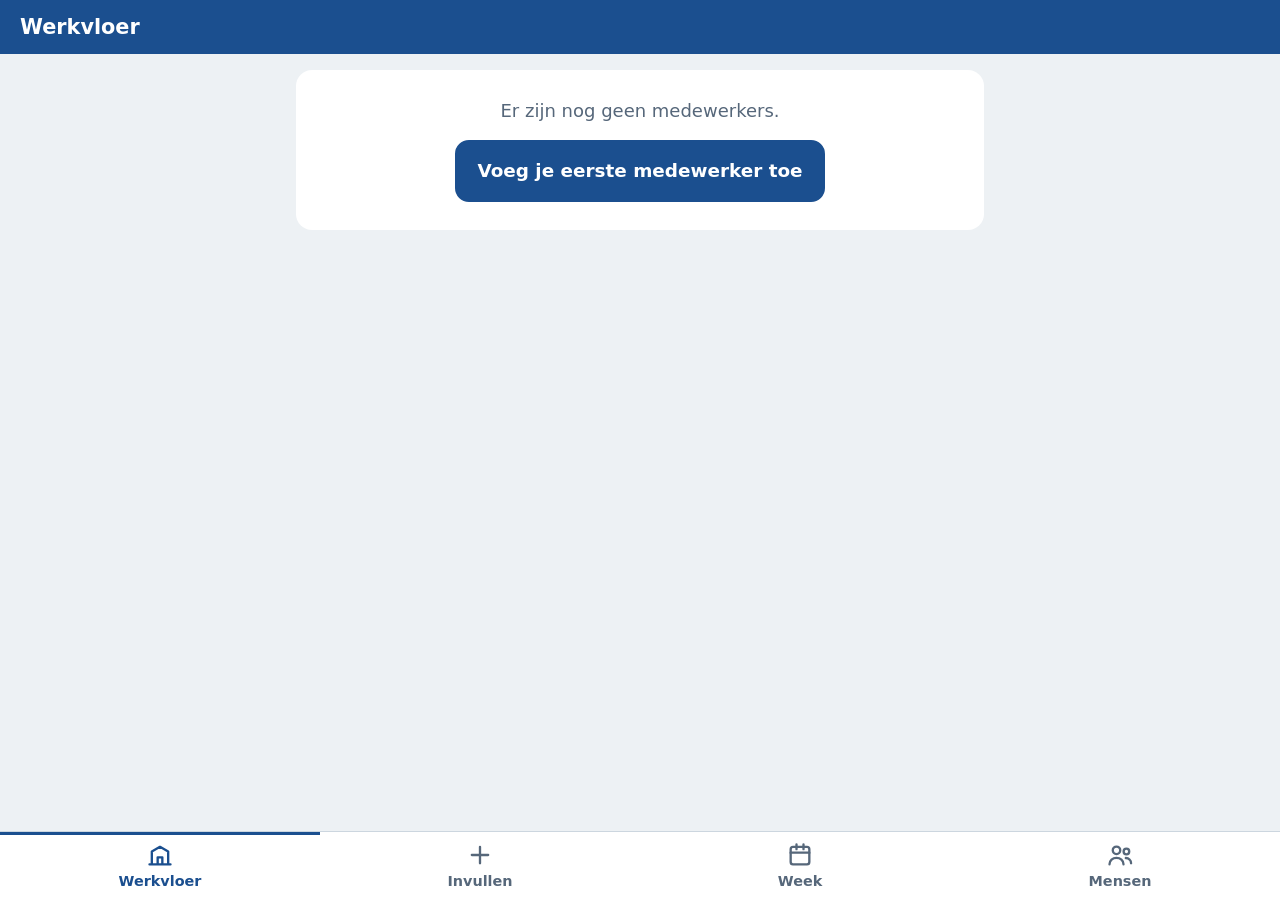
<file: index.html>
<!doctype html>
<html lang="nl">
<head>
  <meta charset="utf-8">
  <meta name="viewport" content="width=device-width, initial-scale=1, viewport-fit=cover">
  <title>Uren</title>
  <meta name="description" content="Werkuren van je mensen bijhouden.">
  <meta name="theme-color" content="#1B4F8F">
  <link rel="manifest" href="manifest.webmanifest">
  <link rel="icon" href="icons/icon.svg" type="image/svg+xml">
  <link rel="apple-touch-icon" href="icons/apple-touch-icon.png">
  <meta name="apple-mobile-web-app-capable" content="yes">
  <meta name="mobile-web-app-capable" content="yes">
  <meta name="apple-mobile-web-app-title" content="Uren">
  <meta name="apple-mobile-web-app-status-bar-style" content="black-translucent">
  <link rel="stylesheet" href="css/app.css">
</head>
<body>
  <header class="balk">
    <h1 id="titel">Uren invullen</h1>
  </header>

  <div id="banner" class="banner" hidden></div>

  <main id="scherm" class="scherm"></main>

  <div id="toast" class="toast" role="status" aria-live="polite" hidden></div>

  <nav class="tabs" aria-label="Hoofdmenu">
    <button class="tab" data-tab="werkvloer">
      <svg viewBox="0 0 24 24" aria-hidden="true"><path d="M3 20h18M5 20V9l7-4 7 4v11M10 20v-6h4v6"/></svg>
      <span>Werkvloer</span>
    </button>
    <button class="tab" data-tab="invullen">
      <svg viewBox="0 0 24 24" aria-hidden="true"><path d="M12 5v14M5 12h14"/></svg>
      <span>Invullen</span>
    </button>
    <button class="tab" data-tab="week">
      <svg viewBox="0 0 24 24" aria-hidden="true"><rect x="4" y="5" width="16" height="15" rx="2"/><path d="M4 10h16M9 3v4M15 3v4"/></svg>
      <span>Week</span>
    </button>
    <button class="tab" data-tab="mensen">
      <svg viewBox="0 0 24 24" aria-hidden="true"><circle cx="9" cy="8" r="3.2"/><path d="M3 20c0-3.3 2.7-5.5 6-5.5s6 2.2 6 5.5"/><circle cx="17.5" cy="9" r="2.4"/><path d="M17 14.6c2.5.2 4.5 1.9 4.5 4.4"/></svg>
      <span>Mensen</span>
    </button>
  </nav>

  <dialog id="dlg" class="dlg"></dialog>

  <noscript><p style="padding:24px">Deze app heeft JavaScript nodig.</p></noscript>
  <script src="js/logic.js"></script>
  <script src="js/scene-model.js"></script>
  <script src="js/scene.js"></script>
  <script src="js/app.js"></script>
</body>
</html>
</file>
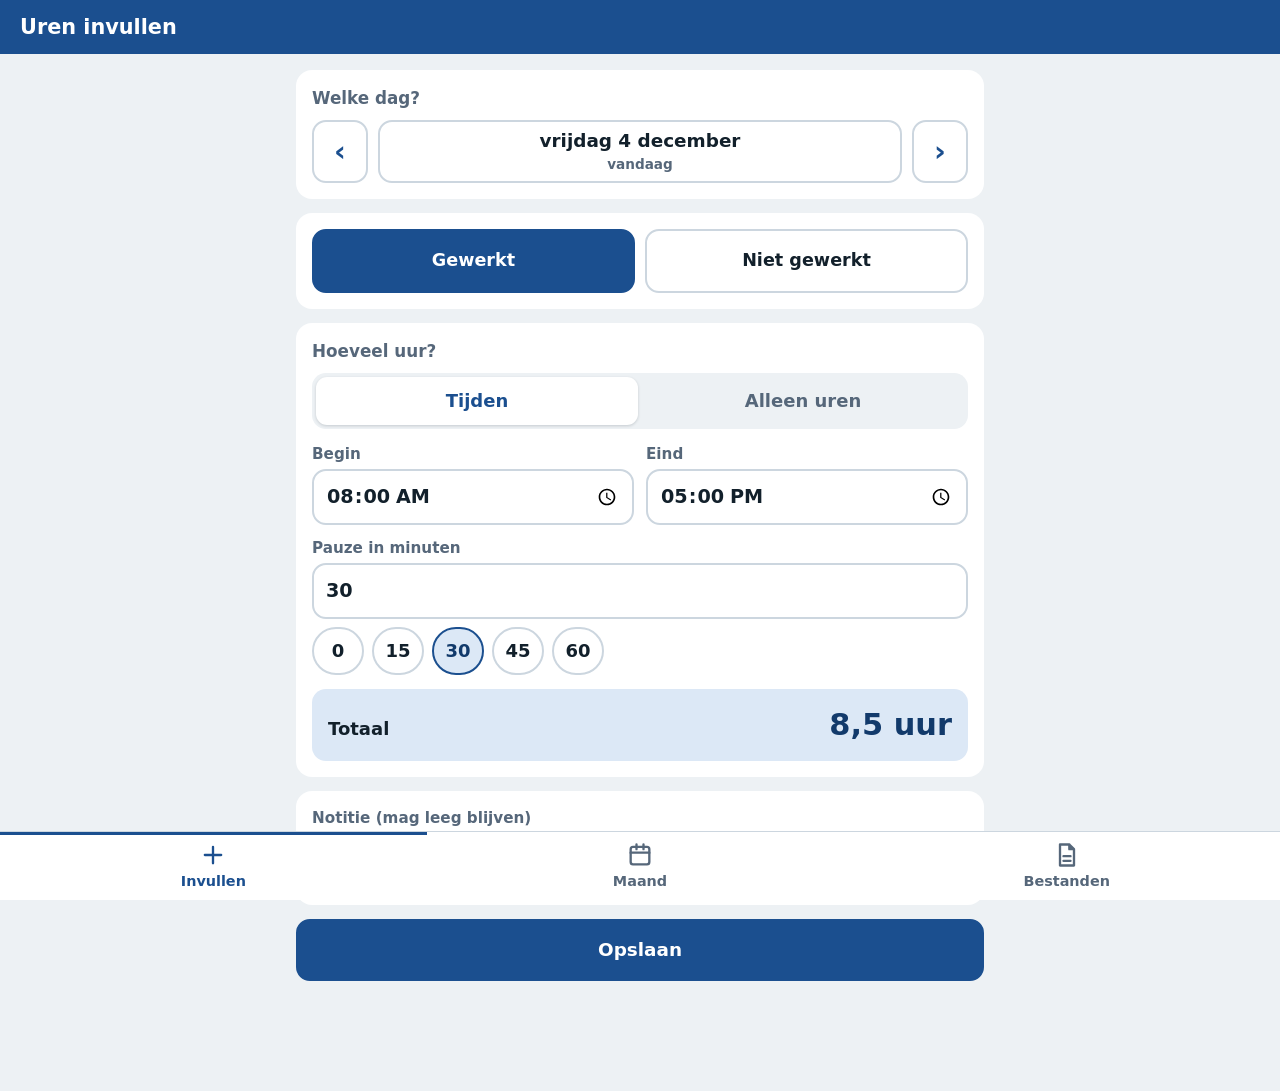
<file: single-hours-check/index.html>
<!doctype html>
<html lang="nl">
<head>
  <meta charset="utf-8">
  <meta name="viewport" content="width=device-width, initial-scale=1, viewport-fit=cover">
  <title>Mijn uren</title>
  <meta name="description" content="Mijn eigen werkuren bijhouden.">
  <meta name="theme-color" content="#1B4F8F">
  <link rel="manifest" href="manifest.webmanifest">
  <link rel="icon" href="icons/icon.svg" type="image/svg+xml">
  <link rel="apple-touch-icon" href="icons/apple-touch-icon.png">
  <meta name="apple-mobile-web-app-capable" content="yes">
  <meta name="mobile-web-app-capable" content="yes">
  <meta name="apple-mobile-web-app-title" content="Mijn uren">
  <meta name="apple-mobile-web-app-status-bar-style" content="black-translucent">
  <link rel="stylesheet" href="css/app.css">
</head>
<body>
  <header class="balk">
    <h1 id="titel">Uren invullen</h1>
  </header>

  <div id="banner" class="banner" hidden></div>

  <main id="scherm" class="scherm"></main>

  <div id="toast" class="toast" role="status" aria-live="polite" hidden></div>

  <nav class="tabs" aria-label="Hoofdmenu">
    <button class="tab" data-tab="invullen">
      <svg viewBox="0 0 24 24" aria-hidden="true"><path d="M12 5v14M5 12h14"/></svg>
      <span>Invullen</span>
    </button>
    <button class="tab" data-tab="maand">
      <svg viewBox="0 0 24 24" aria-hidden="true"><rect x="4" y="5" width="16" height="15" rx="2"/><path d="M4 10h16M9 3v4M15 3v4"/></svg>
      <span>Maand</span>
    </button>
    <button class="tab" data-tab="bestanden">
      <svg viewBox="0 0 24 24" aria-hidden="true"><path d="M6 3h8l4 4v14H6zM14 3v4h4M9 13h6M9 17h6"/></svg>
      <span>Bestanden</span>
    </button>
  </nav>

  <dialog id="dlg" class="dlg"></dialog>

  <noscript><p style="padding:24px">Deze app heeft JavaScript nodig.</p></noscript>
  <script src="js/logic.js"></script>
  <script src="js/app.js"></script>
</body>
</html>
</file>
<file: css/app.css>
/* Uren: groot, rustig, duidelijk. Een lettertype (systeemfont). */
:root {
  --bg: #EDF1F4;
  --kaart: #FFFFFF;
  --inkt: #12202B;
  --zacht: #56677A;
  --lijn: #CCD6DF;
  --blauw: #1B4F8F;
  --blauw-donker: #123A6B;
  --blauw-licht: #DCE8F6;
  --geel: #F2B705;
  --groen: #1E7A46;
  --groen-licht: #DDF1E5;
  --rood: #B3261E;
  --rood-licht: #F9E1DE;
  --tabhoogte: 68px;
}

* { box-sizing: border-box; -webkit-tap-highlight-color: transparent; }
html { -webkit-text-size-adjust: 100%; }
body {
  margin: 0;
  background: var(--bg);
  color: var(--inkt);
  font: 18px/1.45 system-ui, -apple-system, "Segoe UI", Roboto, sans-serif;
  overscroll-behavior: none;
  -webkit-user-select: none;
  user-select: none;
}
input, textarea { -webkit-user-select: text; user-select: text; }
button { font: inherit; color: inherit; }
h1, h2, h3, p { margin: 0; }
[hidden] { display: none !important; }

/* ---------- app frame ---------- */
.balk {
  position: sticky; top: 0; z-index: 10;
  background: var(--blauw);
  color: #fff;
  padding: calc(env(safe-area-inset-top) + 12px) 20px 12px;
}
.balk h1 { font-size: 1.3rem; font-weight: 700; }

.scherm {
  max-width: 720px;
  margin: 0 auto;
  padding: 16px 16px calc(var(--tabhoogte) + env(safe-area-inset-bottom) + 28px);
}
.scherm.breed { max-width: 1040px; }

.tabs {
  position: fixed; left: 0; right: 0; bottom: 0; z-index: 10;
  display: flex;
  background: var(--kaart);
  border-top: 1px solid var(--lijn);
  padding-bottom: env(safe-area-inset-bottom);
}
.tab {
  flex: 1; height: var(--tabhoogte);
  border: 0; background: none;
  display: flex; flex-direction: column; align-items: center; justify-content: center; gap: 2px;
  color: var(--zacht); font-size: .9rem; font-weight: 600;
  cursor: pointer;
}
.tab svg { width: 28px; height: 28px; fill: none; stroke: currentColor; stroke-width: 2; stroke-linecap: round; stroke-linejoin: round; }
.tab[aria-current="page"] { color: var(--blauw); box-shadow: inset 0 3px 0 var(--blauw); }
.tab:focus-visible, .knop:focus-visible, .naam:focus-visible, .pijl:focus-visible, .chip:focus-visible, .cel:focus-visible,
input:focus-visible { outline: 3px solid var(--geel); outline-offset: 2px; }

.banner {
  background: var(--geel); color: #2A2100;
  padding: 12px 16px; display: flex; gap: 12px; align-items: center; justify-content: space-between; flex-wrap: wrap;
  font-weight: 600;
}
.banner .knop { min-height: 44px; padding: 8px 16px; background: #2A2100; color: #fff; border-color: #2A2100; }

.toast {
  position: fixed; left: 16px; right: 16px; z-index: 20;
  bottom: calc(var(--tabhoogte) + env(safe-area-inset-bottom) + 14px);
  max-width: 560px; margin: 0 auto;
  background: var(--groen); color: #fff;
  padding: 16px 20px; border-radius: 14px;
  font-weight: 700; font-size: 1.1rem; text-align: center;
  animation: toast-in .2s ease-out;
}
.toast.fout { background: var(--rood); }
@keyframes toast-in { from { opacity: 0; transform: translateY(8px); } to { opacity: 1; transform: none; } }

/* ---------- building blocks ---------- */
.blok { background: var(--kaart); border-radius: 16px; padding: 16px; margin-bottom: 14px; }
.blok > h2 { font-size: 1.05rem; color: var(--zacht); font-weight: 700; margin-bottom: 10px; }
.blok.kaal { background: none; padding: 0; }

.knop {
  min-height: 52px; padding: 10px 20px;
  border: 2px solid var(--blauw); background: var(--kaart); color: var(--blauw);
  border-radius: 14px; font-weight: 700; cursor: pointer;
  display: inline-flex; align-items: center; justify-content: center; gap: 8px;
  text-align: center;
}
.knop.primair { background: var(--blauw); color: #fff; }
.knop.primair:active { background: var(--blauw-donker); }
.knop.gevaar { border-color: var(--rood); color: var(--rood); }
.knop.gevaar.primair { background: var(--rood); color: #fff; }
.knop.vol { width: 100%; }
.knop.groot { min-height: 62px; font-size: 1.15rem; }
.knop[disabled] { opacity: .45; }
.knop:active { transform: scale(.98); }

.rij { display: flex; gap: 10px; flex-wrap: wrap; }
.rij > .knop { flex: 1 1 auto; }

.leeg { text-align: center; padding: 28px 12px; }
.leeg p { color: var(--zacht); margin-bottom: 16px; }

/* ---------- werkvloer ---------- */
.vloerlabel {
  background: var(--kaart); border-radius: 14px; padding: 10px 16px; margin-bottom: 10px;
  display: flex; justify-content: space-between; align-items: baseline; font-weight: 600; color: var(--zacht);
}
.vloerlabel b { color: var(--blauw-donker); font-size: 1.2rem; }
.scene-slot { margin-bottom: 14px; border-radius: 16px; overflow: hidden; background: #E3EAEE; }
canvas.scene { display: block; width: 100%; height: min(70svh, 92vw); touch-action: manipulation; cursor: pointer; }
.waarschuwing { margin-top: 12px; padding: 12px 14px; border-radius: 12px; background: var(--geel); color: #2A2100; font-weight: 700; }
input[type="datetime-local"] {
  width: 100%; min-height: 56px; padding: 8px 12px;
  border: 2px solid var(--lijn); border-radius: 14px; background: var(--kaart);
  font: inherit; font-size: 1.1rem; font-weight: 600; color: var(--inkt);
}
input[type="datetime-local"]:focus { border-color: var(--blauw); outline: none; }

/* ---------- invullen ---------- */
.namen { display: grid; grid-template-columns: repeat(auto-fill, minmax(140px, 1fr)); gap: 10px; }
.naam {
  min-height: 60px; padding: 8px 12px;
  border: 2px solid var(--lijn); background: var(--kaart); border-radius: 14px;
  font-weight: 700; font-size: 1.1rem; cursor: pointer;
}
.naam[aria-pressed="true"] { background: var(--blauw); border-color: var(--blauw); color: #fff; }

.datumrij { display: flex; gap: 10px; align-items: stretch; }
.pijl {
  width: 56px; flex: none; border: 2px solid var(--lijn); background: var(--kaart); border-radius: 14px;
  font-size: 1.8rem; font-weight: 700; color: var(--blauw); cursor: pointer;
}
.datum {
  position: relative; flex: 1; min-height: 56px;
  border: 2px solid var(--lijn); border-radius: 14px; background: var(--kaart);
  display: flex; align-items: center; justify-content: center; text-align: center;
  font-weight: 700; font-size: 1.15rem; padding: 6px 10px;
}
.datum input { position: absolute; inset: 0; width: 100%; height: 100%; opacity: 0; cursor: pointer; font-size: 18px; }
.datum small { display: block; font-weight: 600; color: var(--zacht); font-size: .85rem; }

.wissel { display: grid; grid-template-columns: 1fr 1fr; background: var(--bg); border-radius: 14px; padding: 4px; gap: 4px; margin-bottom: 14px; }
.wissel button { min-height: 48px; border: 0; background: none; border-radius: 11px; font-weight: 700; color: var(--zacht); cursor: pointer; }
.wissel button[aria-pressed="true"] { background: var(--kaart); color: var(--blauw); box-shadow: 0 1px 3px rgba(18,32,43,.18); }

.velden { display: grid; grid-template-columns: 1fr 1fr; gap: 12px; }
.veld label, .veld .etiket { display: block; font-weight: 700; margin-bottom: 4px; color: var(--zacht); font-size: .95rem; }
.veld.vol { grid-column: 1 / -1; }
input[type="time"], input[type="text"], input[type="number"], input[type="month"] {
  width: 100%; min-height: 56px; padding: 8px 12px;
  border: 2px solid var(--lijn); border-radius: 14px; background: var(--kaart);
  font: inherit; font-size: 1.2rem; font-weight: 600; color: var(--inkt);
}
input[type="text"].dlg-input, input.notitie { font-weight: 500; }
input:focus { border-color: var(--blauw); outline: none; }
.chips { display: flex; gap: 8px; flex-wrap: wrap; margin-top: 8px; }
.chip {
  min-height: 48px; min-width: 52px; padding: 6px 10px;
  border: 2px solid var(--lijn); background: var(--kaart); border-radius: 24px; font-weight: 700; cursor: pointer;
}
.chip[aria-pressed="true"] { background: var(--blauw-licht); border-color: var(--blauw); color: var(--blauw-donker); }

.totaal {
  margin-top: 14px; padding: 14px 16px; border-radius: 14px; background: var(--blauw-licht);
  display: flex; justify-content: space-between; align-items: baseline; font-weight: 700;
}
.totaal strong { font-size: 1.9rem; color: var(--blauw-donker); }

.wijzig-balk { background: var(--geel); border-radius: 14px; padding: 12px 16px; margin-bottom: 14px; display: flex; justify-content: space-between; align-items: center; gap: 12px; font-weight: 700; }
.wijzig-balk .knop { min-height: 44px; padding: 6px 14px; background: #fff; }

.vandaag-lijst { list-style: none; margin: 0; padding: 0; }
.vandaag-lijst li { display: flex; justify-content: space-between; gap: 10px; padding: 12px 0; border-top: 1px solid var(--lijn); }
.vandaag-lijst li:first-child { border-top: 0; }
.vandaag-lijst .klein { color: var(--zacht); font-size: .9rem; }
.link { border: 0; background: none; color: var(--blauw); font-weight: 700; padding: 8px 4px; cursor: pointer; text-decoration: underline; }

/* ---------- week ---------- */
.weekbalk { display: flex; gap: 10px; align-items: stretch; margin-bottom: 14px; }
.weekbalk .pijl { width: 52px; min-height: 60px; }
.weektitel { flex: 1; text-align: center; background: var(--kaart); border-radius: 14px; padding: 8px 4px; display: flex; flex-direction: column; justify-content: center; font-weight: 700; font-size: 1rem; }
.weektitel small { color: var(--zacht); font-weight: 600; font-size: .85rem; }
.printtitel { display: none; }

.weektabel { width: 100%; border-collapse: separate; border-spacing: 0; background: var(--kaart); border-radius: 16px; overflow: hidden; display: none; }
.weektabel th, .weektabel td { padding: 4px; text-align: center; border-bottom: 1px solid var(--lijn); }
.weektabel thead th { background: var(--blauw); color: #fff; padding: 10px 4px; font-size: .95rem; }
.weektabel thead th small { display: block; font-weight: 500; opacity: .85; }
.weektabel thead th.vandaag { background: var(--geel); color: #2A2100; }
.weektabel tbody th { text-align: left; padding: 8px 14px; font-weight: 700; }
.weektabel td.tot { font-weight: 800; background: var(--bg); padding: 8px 12px; }
.weektabel tr.alles th, .weektabel tr.alles td { background: var(--blauw-licht); border-bottom: 0; font-weight: 800; padding: 12px 6px; }
.weektabel tr.alles th { padding-left: 14px; }
.cel { width: 100%; min-height: 54px; border: 0; background: none; border-radius: 10px; font-weight: 600; font-size: 1.05rem; cursor: pointer; }
.cel:hover { background: var(--blauw-licht); }
.cel.leegcel { color: #9AA8B6; font-weight: 400; }
.cel.meer::after { content: "+"; font-size: .7em; vertical-align: super; color: var(--zacht); }

.kaarten { display: grid; gap: 12px; }
.pers { background: var(--kaart); border-radius: 16px; padding: 14px; }
.pers-kop { display: flex; justify-content: space-between; align-items: baseline; margin-bottom: 10px; }
.pers-kop h3 { font-size: 1.15rem; }
.pers-kop strong { font-size: 1.5rem; color: var(--blauw-donker); }
.dagen { display: grid; grid-template-columns: repeat(7, 1fr); gap: 4px; }
.dag { border: 0; background: var(--bg); border-radius: 10px; padding: 6px 0 8px; text-align: center; cursor: pointer; min-height: 62px; }
.dag span { display: block; font-size: .8rem; color: var(--zacht); font-weight: 700; }
.dag b { display: block; font-size: 1.05rem; margin-top: 2px; }
.dag.leegcel b { color: #9AA8B6; font-weight: 400; }
.dag.vandaag { box-shadow: inset 0 0 0 2px var(--geel); }
.pers.alles { background: var(--blauw-licht); }
.pers.alles .dag { background: #fff; cursor: default; }

@media (min-width: 720px) {
  .weektabel { display: table; }
  .kaarten { display: none; }
}

/* ---------- mensen ---------- */
.mens { display: flex; align-items: center; gap: 10px; padding: 10px 0; border-top: 1px solid var(--lijn); }
.mens:first-of-type { border-top: 0; }
.mens .mens-naam { flex: 1; text-align: left; border: 0; background: none; font-weight: 700; font-size: 1.15rem; padding: 10px 0; cursor: pointer; }
.mens .mens-naam small { display: block; font-weight: 500; color: var(--zacht); font-size: .85rem; }
.mens.inactief .mens-naam { color: var(--zacht); }
.mens .knop { min-height: 48px; padding: 6px 14px; }
.uitleg { color: var(--zacht); font-size: .95rem; margin-bottom: 12px; }
.stappen { margin: 0 0 10px; padding-left: 22px; }
.stappen li { margin-bottom: 6px; }
.maandrij { display: flex; gap: 10px; align-items: stretch; margin-top: 10px; }
.maandrij input { flex: 1; }

/* ---------- dialogs ---------- */
.dlg {
  border: 0; border-radius: 20px; padding: 20px; width: min(92vw, 460px);
  background: var(--kaart); color: var(--inkt);
  max-height: 86vh; overflow: auto;
}
.dlg::backdrop { background: rgba(18, 32, 43, .55); }
.dlg h2 { font-size: 1.3rem; margin-bottom: 12px; }
.dlg-body { margin-bottom: 16px; }
.dlg-knoppen { display: grid; gap: 10px; }
.dlg-lijst { list-style: none; margin: 0 0 4px; padding: 0; }
.dlg-lijst li { padding: 12px 0; border-top: 1px solid var(--lijn); }
.dlg-lijst li:first-child { border-top: 0; }
.dlg-lijst .wat { font-weight: 700; font-size: 1.1rem; }
.dlg-lijst .klein { color: var(--zacht); font-size: .95rem; }
.dlg-lijst .rij { margin-top: 8px; }
.dlg-lijst .knop { min-height: 46px; padding: 6px 14px; }

@media (prefers-reduced-motion: reduce) {
  .toast { animation: none; }
  .knop:active { transform: none; }
}

/* ---------- afdrukken: weekoverzicht op A4 liggend ---------- */
@page { size: A4 landscape; margin: 12mm; }
@media print {
  body { background: #fff; font-size: 12pt; }
  .balk, .tabs, .banner, .toast, .weekbalk, .kaarten, .noprint, .dlg { display: none !important; }
  .scherm { padding: 0; max-width: none; }
  .printtitel { display: block; font-size: 18pt; font-weight: 700; margin-bottom: 8mm; }
  .weektabel { display: table !important; border: 1px solid #000; border-radius: 0; width: 100%; }
  .weektabel th, .weektabel td { border: 1px solid #777; padding: 6px; }
  .weektabel thead th, .weektabel thead th.vandaag { background: #ddd !important; color: #000; }
  .weektabel td.tot, .weektabel tr.alles th, .weektabel tr.alles td { background: #eee !important; }
  .cel { min-height: 0; font-size: 12pt; }
  .cel.meer::after { content: ""; }
}
</file>
<file: single-hours-check/css/app.css>
/* Mijn uren: groot, rustig, duidelijk. Een lettertype (systeemfont). */
:root {
  --bg: #EDF1F4; --kaart: #FFFFFF; --inkt: #12202B; --zacht: #56677A; --lijn: #CCD6DF;
  --blauw: #1B4F8F; --blauw-donker: #123A6B; --blauw-licht: #DCE8F6;
  --geel: #F2B705; --groen: #1E7A46; --rood: #B3261E;
  --c-gewerkt: #CFE0F5; --c-vrij: #DCE2E8; --c-feestdag: #C5CED7; --c-ziek: #F5CBC6; --c-vakantie: #F8E39A;
  --tabhoogte: 68px;
}
* { box-sizing: border-box; -webkit-tap-highlight-color: transparent; }
html { -webkit-text-size-adjust: 100%; }
body {
  margin: 0; background: var(--bg); color: var(--inkt);
  font: 18px/1.45 system-ui, -apple-system, "Segoe UI", Roboto, sans-serif;
  overscroll-behavior: none; -webkit-user-select: none; user-select: none;
}
input { -webkit-user-select: text; user-select: text; }
button { font: inherit; color: inherit; }
h1, h2, h3, p { margin: 0; }
[hidden] { display: none !important; }

.balk { position: sticky; top: 0; z-index: 10; background: var(--blauw); color: #fff; padding: calc(env(safe-area-inset-top) + 12px) 20px 12px; }
.balk h1 { font-size: 1.3rem; font-weight: 700; }
.scherm { max-width: 720px; margin: 0 auto; padding: 16px 16px calc(var(--tabhoogte) + env(safe-area-inset-bottom) + 28px); }

.tabs { position: fixed; left: 0; right: 0; bottom: 0; z-index: 10; display: flex; background: var(--kaart); border-top: 1px solid var(--lijn); padding-bottom: env(safe-area-inset-bottom); }
.tab { flex: 1; height: var(--tabhoogte); border: 0; background: none; display: flex; flex-direction: column; align-items: center; justify-content: center; gap: 2px; color: var(--zacht); font-size: .9rem; font-weight: 600; cursor: pointer; }
.tab svg { width: 28px; height: 28px; fill: none; stroke: currentColor; stroke-width: 2; stroke-linecap: round; stroke-linejoin: round; }
.tab[aria-current="page"] { color: var(--blauw); box-shadow: inset 0 3px 0 var(--blauw); }
.tab:focus-visible, .knop:focus-visible, .keuze:focus-visible, .pijl:focus-visible, .chip:focus-visible, .dag:focus-visible, input:focus-visible { outline: 3px solid var(--geel); outline-offset: 2px; }

.banner { background: var(--geel); color: #2A2100; padding: 12px 16px; display: flex; gap: 12px; align-items: center; justify-content: space-between; flex-wrap: wrap; font-weight: 600; }
.banner .knop { min-height: 48px; padding: 8px 16px; background: #2A2100; color: #fff; border-color: #2A2100; }

.toast { position: fixed; left: 16px; right: 16px; z-index: 20; bottom: calc(var(--tabhoogte) + env(safe-area-inset-bottom) + 14px); max-width: 560px; margin: 0 auto; background: var(--groen); color: #fff; padding: 16px 20px; border-radius: 14px; font-weight: 700; font-size: 1.1rem; text-align: center; animation: toast-in .2s ease-out; }
.toast.fout { background: var(--rood); }
@keyframes toast-in { from { opacity: 0; transform: translateY(8px); } to { opacity: 1; transform: none; } }

.blok { background: var(--kaart); border-radius: 16px; padding: 16px; margin-bottom: 14px; }
.blok > h2 { font-size: 1.05rem; color: var(--zacht); font-weight: 700; margin-bottom: 10px; }
.blok.kaal { background: none; padding: 0; }
.uitleg { color: var(--zacht); font-size: .95rem; }

.knop { min-height: 52px; padding: 10px 20px; border: 2px solid var(--blauw); background: var(--kaart); color: var(--blauw); border-radius: 14px; font-weight: 700; cursor: pointer; display: inline-flex; align-items: center; justify-content: center; gap: 8px; text-align: center; }
.knop.primair { background: var(--blauw); color: #fff; }
.knop.primair:active { background: var(--blauw-donker); }
.knop.gevaar { border-color: var(--rood); color: var(--rood); }
.knop.gevaar.primair { background: var(--rood); color: #fff; }
.knop.vol { width: 100%; }
.knop.groot { min-height: 62px; font-size: 1.15rem; }
.knop:active { transform: scale(.98); }
.rij { display: flex; gap: 10px; flex-wrap: wrap; }
.rij > .knop { flex: 1 1 auto; }

/* ---------- invullen ---------- */
.datumrij { display: flex; gap: 10px; align-items: stretch; }
.pijl { width: 56px; flex: none; min-height: 56px; border: 2px solid var(--lijn); background: var(--kaart); border-radius: 14px; font-size: 1.8rem; font-weight: 700; color: var(--blauw); cursor: pointer; }
.datum { position: relative; flex: 1; min-height: 56px; border: 2px solid var(--lijn); border-radius: 14px; background: var(--kaart); display: flex; align-items: center; justify-content: center; text-align: center; font-weight: 700; font-size: 1.15rem; padding: 6px 10px; }
.datum input { position: absolute; inset: 0; width: 100%; height: 100%; opacity: 0; cursor: pointer; font-size: 18px; }
.datum small { display: block; font-weight: 600; color: var(--zacht); font-size: .85rem; }
.bestaand { background: var(--geel); color: #2A2100; border-radius: 14px; padding: 12px 14px; margin-bottom: 14px; font-weight: 700; display: flex; justify-content: space-between; align-items: center; gap: 12px; flex-wrap: wrap; }
.bestaand .knop { min-height: 48px; background: #fff; padding: 6px 14px; }

.tweekeuze { display: grid; grid-template-columns: 1fr 1fr; gap: 10px; }
.keuze { min-height: 64px; border: 2px solid var(--lijn); background: var(--kaart); border-radius: 14px; font-weight: 700; font-size: 1.1rem; cursor: pointer; padding: 8px; }
.keuze[aria-pressed="true"] { background: var(--blauw); border-color: var(--blauw); color: #fff; }
.redenen { display: grid; grid-template-columns: 1fr 1fr; gap: 10px; }
.reden[aria-pressed="true"] { color: var(--inkt); border-color: var(--inkt); box-shadow: inset 0 0 0 2px var(--inkt); }
.reden-vrij { background: var(--c-vrij); } .reden-ziek { background: var(--c-ziek); }
.reden-vakantie { background: var(--c-vakantie); } .reden-feestdag { background: var(--c-feestdag); }

.wissel { display: grid; grid-template-columns: 1fr 1fr; background: var(--bg); border-radius: 14px; padding: 4px; gap: 4px; margin-bottom: 14px; }
.wissel button { min-height: 48px; border: 0; background: none; border-radius: 11px; font-weight: 700; color: var(--zacht); cursor: pointer; }
.wissel button[aria-pressed="true"] { background: var(--kaart); color: var(--blauw); box-shadow: 0 1px 3px rgba(18,32,43,.18); }
.velden { display: grid; grid-template-columns: 1fr 1fr; gap: 12px; }
.veld.vol { grid-column: 1 / -1; }
.veld label { display: block; font-weight: 700; margin-bottom: 4px; color: var(--zacht); font-size: .95rem; }
input[type="time"], input[type="text"], input[type="number"], input[type="month"] { width: 100%; min-height: 56px; padding: 8px 12px; border: 2px solid var(--lijn); border-radius: 14px; background: var(--kaart); font: inherit; font-size: 1.2rem; font-weight: 600; color: var(--inkt); }
input.notitie { font-weight: 500; }
input:focus { border-color: var(--blauw); outline: none; }
.chips { display: flex; gap: 8px; flex-wrap: wrap; margin-top: 8px; }
.chip { min-height: 48px; min-width: 52px; padding: 6px 10px; border: 2px solid var(--lijn); background: var(--kaart); border-radius: 24px; font-weight: 700; cursor: pointer; }
.chip[aria-pressed="true"] { background: var(--blauw-licht); border-color: var(--blauw); color: var(--blauw-donker); }
.totaal { margin-top: 14px; padding: 14px 16px; border-radius: 14px; background: var(--blauw-licht); display: flex; justify-content: space-between; align-items: baseline; font-weight: 700; }
.totaal strong { font-size: 1.9rem; color: var(--blauw-donker); }

/* ---------- maand ---------- */
.maandbalk { display: flex; gap: 10px; align-items: stretch; margin-bottom: 14px; }
.maandtitel { flex: 1; text-align: center; background: var(--kaart); border-radius: 14px; padding: 8px 4px; display: flex; flex-direction: column; justify-content: center; font-weight: 700; font-size: 1.1rem; text-transform: capitalize; }
.maandtitel small { color: var(--zacht); font-weight: 600; font-size: .85rem; text-transform: none; }
.samen p { margin-top: 6px; font-weight: 600; }
.kop7, .rij7 { display: grid; grid-template-columns: repeat(7, 1fr); gap: 4px; }
.kop7 { margin-bottom: 4px; }
.kop7 span { text-align: center; font-size: .85rem; color: var(--zacht); font-weight: 700; }
.rij7 { margin-bottom: 4px; }
.leeg7 { min-height: 58px; }
.dag { min-height: 58px; border: 2px solid transparent; background: var(--bg); border-radius: 10px; padding: 4px 0; text-align: center; cursor: pointer; display: flex; flex-direction: column; align-items: center; justify-content: center; line-height: 1.15; }
.dag span { font-size: .8rem; color: var(--zacht); font-weight: 700; }
.dag b { font-size: 1.05rem; }
.dag.gewerkt { background: var(--c-gewerkt); } .dag.vrij { background: var(--c-vrij); } .dag.ziek { background: var(--c-ziek); }
.dag.vakantie { background: var(--c-vakantie); } .dag.feestdag { background: var(--c-feestdag); }
.dag.vandaag { border-color: var(--blauw); }
.dag.toekomst { opacity: .6; }
.legenda { margin-top: 8px; color: var(--zacht); font-size: .9rem; }
.weekregel { display: flex; justify-content: space-between; align-items: baseline; gap: 12px; padding: 10px 0; border-top: 1px solid var(--lijn); }
.weekregel:first-of-type { border-top: 0; }
.weekregel small { display: block; color: var(--zacht); font-size: .85rem; }
.weekregel strong { font-size: 1.15rem; }

/* ---------- bestanden ---------- */
.maandrij { display: flex; gap: 10px; align-items: stretch; }
.maandrij input { flex: 1; min-width: 0; }
.maandrij .knop { flex: none; }
.stappen { margin: 0 0 10px; padding-left: 22px; }
.stappen li { margin-bottom: 6px; }

/* ---------- pop-ups ---------- */
.dlg { border: 0; border-radius: 20px; padding: 20px; width: min(92vw, 460px); background: var(--kaart); color: var(--inkt); max-height: 86vh; overflow: auto; }
.dlg::backdrop { background: rgba(18, 32, 43, .55); }
.dlg h2 { font-size: 1.3rem; margin-bottom: 12px; text-transform: capitalize; }
.dlg-body { margin-bottom: 16px; }
.dlg-knoppen { display: grid; gap: 10px; }

@media (prefers-reduced-motion: reduce) { .toast { animation: none; } .knop:active { transform: none; } }
</file>
